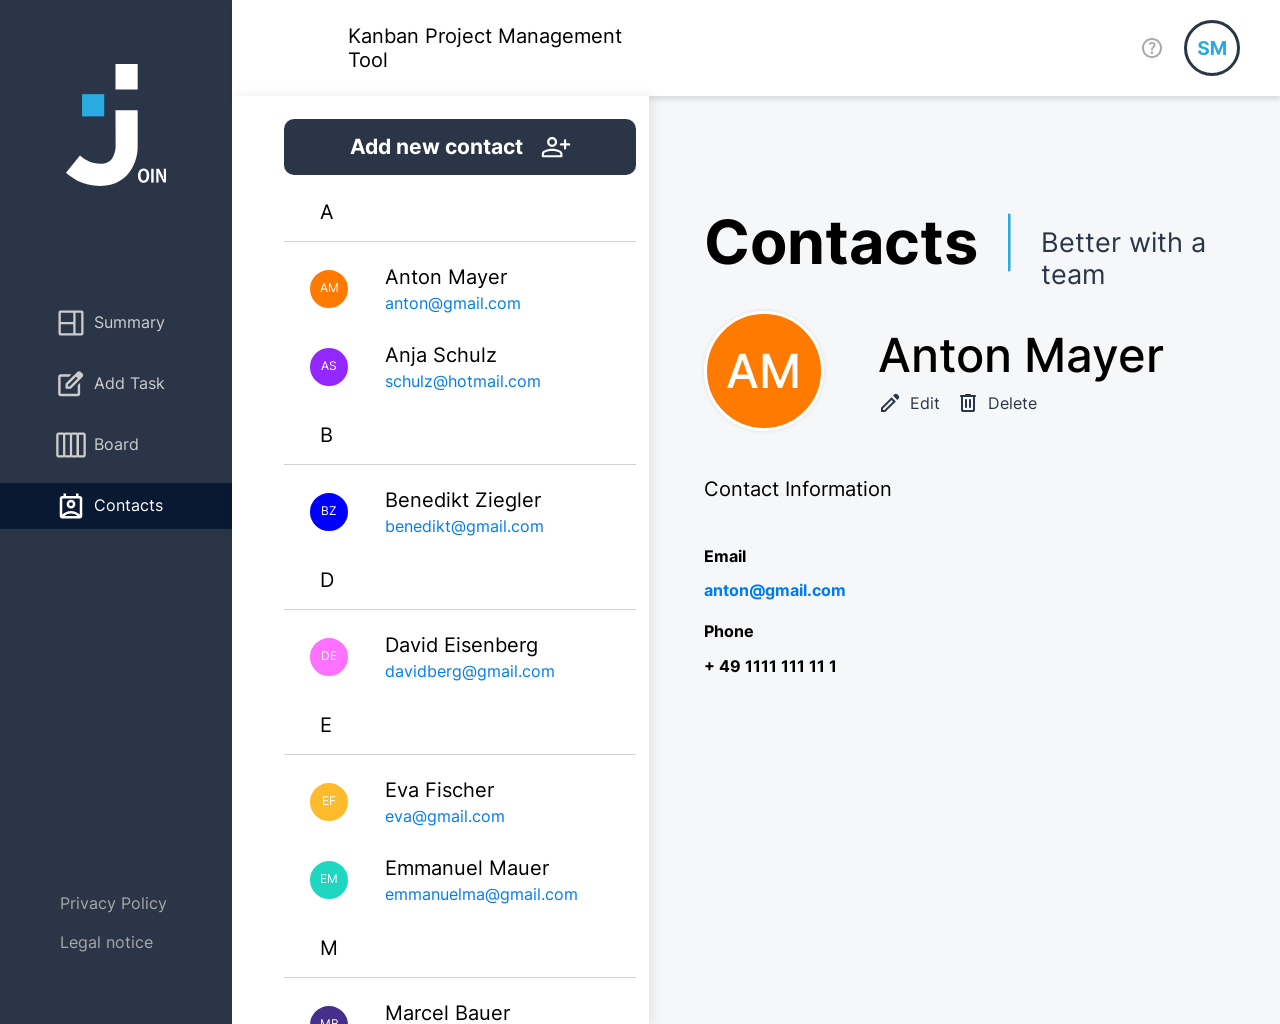
<file: index.html>
<!DOCTYPE html>
<html lang="en">

<head>
    <meta charset="UTF-8">
    <meta name="viewport" content="width=device-width, initial-scale=1.0">
    <title>Pre Join</title>
    <link rel="stylesheet" href="style.css">
    <link rel="stylesheet" href="./assets/style/log-in.css">
    <link rel="stylesheet" href="./assets/style/sign-up.css">
    <link rel="stylesheet" href="./assets/style/user-interface.css">
    <link rel="stylesheet" href="./assets/style/summary-user.css">
    <link rel="stylesheet" href="./assets/style/menu-snippet.css">
    <link rel="stylesheet" href="./assets/style/add-task.css">
    <link rel="stylesheet" href="./assets/style/board.css">
    <link rel="stylesheet" href="./assets/style/dialog-board-task.css">
    <link rel="stylesheet" href="./assets/style/dialog-contact.css">
    <link rel="stylesheet" href="./assets/fonts/font-face.css">
    <script src="script.js"></script>
</head>

<body onload="init()">

    <dialog id="dialog" class="dialog">

    </dialog>

    <div id="content" include-html="./assets/templates/user-interface.html">
        <!-- Bitte Template erstellen! -->



        <!-- Bitte Template erstellen! -->
    </div>

</body>

</html>
</file>
<file: style.css>
body {
    margin: 0;
    /* width: 1440px; */
    /* height: 1024px; */
    background-color: #F6F7F8;
}

dialog[open] {
    display: flex;
}

.dialog {
    margin: 0;
    padding: 0;
    width: 100%;
    height: 100vh;
    color: #000000;
    background-color: rgba(0, 0, 0, 0.1);
    border: unset;
    display: none;
    justify-content: center;
    align-items: center;
    position: fixed;
    top: 0;
    left: 0;
    z-index: 10;
}


/* board dialog */

/* add task dialog */
.dialog-box {
    padding: 64px 74px;
    background-color: #FFFFFF;
    border-radius: 30px;
    box-shadow: 0 0 4px 0 rgba(0, 0, 0, 0.1);
    position: relative;
}

.dialog-close-button {
    position: absolute;
    top: 64px;
    right: 74px;
}

.add-task-headline-dialog {
    margin: 0;
    width: 278px;
    height: 73px;
    font-family: 'Inter', sans-serif;
    font-size: 61px;
    font-weight: 700;
    line-height: 73.2px;
}

.add-task-form-dialog {
    box-sizing: border-box;
    padding: 48px 0 0 0;
    width: fit-content;
    display: flex;
    gap: 48.25px;
}

.add-task-bottom-group-dialog {
    padding: 138px 0 0 0;
    width: 977.5px;
    display: flex;
    justify-content: space-between;
    align-items: flex-start;
}


/* contacs */
.contacts {
    box-sizing: border-box;
    padding-left: 28px;
    width: 456px;
    height: 928px;
    background-color: #FFFFFF;
    filter: drop-shadow(4px 0 6px rgba(0, 0, 0, 0.08));
    overflow-y: auto;
}

.contacts-header {
    padding-top: 22.5px;
    width: 400px;
    background-color: #FFFFFF;
    display: flex;
    justify-content: center;
    align-items: center;
}

.add-contact-button {
    box-sizing: border-box;
    padding: 12px 0;
    width: 352px;
    background-color: #2A3647;
    border: unset;
    border-radius: 10px;
    display: flex;
    justify-content: center;
    align-items: center;
    gap: 16px;
}

.acb-text {
    width: 175px;
    height: 25px;
    font-family: 'Inter', sans-serif;
    font-size: 21px;
    font-weight: 700;
    line-height: 25.2px;
    color: #FFFFFF;
}

.acb-img {
    width: 32px;
    height: 32px;
    object-fit: cover;
    object-position: centers;
}

.contacts-collector {
    box-sizing: border-box;
    padding: 8px 24px 32px 24px;
    width: 400px;
    display: flex;
    flex-direction: column;
}

.contacts-letter {
    box-sizing: border-box;
    margin-bottom: 8px;
    padding: 17px 36px;
    width: 100%;
    font-family: 'Inter', sans-serif;
    font-size: 20px;
    font-weight: 400;
    line-height: 24px;
    border-bottom: 1px solid #D1D1D1;
}

.contacts-contact {
    box-sizing: border-box;
    padding: 15px 24px;
    width: 352px;
    border-radius: 10px;
    display: flex;
    justify-content: flex-start;
    align-items: center;
    gap: 35px;
}

.contacts-contact:hover {
    color: #FFFFFF;
    background-color: #2A3647;
    border-radius: 10px;
}

.contact-profile {
    box-sizing: border-box;
    width: 42px;
    height: 42px;
    font-family: 'Inter', sans-serif;
    font-size: 12px;
    font-weight: 400;
    line-height: 14.4px;
    color: white;
    border: 2px solid #FFFFFF;
    border-radius: 45px;
    display: flex;
    justify-content: center;
    align-items: center;
}

.bgc-orange {
    background-color: #FF7A00;
}

.bgc-purple {
    background-color: #9327FF;
}

.bgc-blue {
    background-color: blue;
}

.bgc-magenta {
    background-color: #FC71FF;
}

.bgc-yellow {
    background-color: #FFBB2B;
}

.bgc-green {
    background-color: #1FD7C1;
}

.bgc-dark-blue {
    background-color: #462F8A;
}

.bgc-red {
    background-color: #FF4646;
}

.name-email-group {
    display: flex;
    flex-direction: column;
    gap: 5px;
}

.contact-name {
    font-family: 'Inter', sans-serif;
    font-size: 20px;
    font-weight: 400;
    line-height: 24px;
}

.contact-email {
    height: 19px;
    font-family: 'Inter', sans-serif;
    font-size: 16px;
    font-weight: 400;
    line-height: 19.2px;
    color: #007CEE;
}

.contact-viewer {
    padding: 110px 55px;
    display: flex;
    flex-direction: column;
    gap: 32px;
}

.contact-viewer-header {
    display: flex;
    justify-content: flex-start;
    align-items: center;
    gap: 30px;
}

.contact-viewer-headline {
    margin: 0;
    height: 73px;
    font-family: 'Inter', sans-serif;
    font-size: 61px;
    font-weight: 700;
    line-height: 73.2px;
}

.contact-viewer-img {
    width: 3px;
    height: 59px;
    object-fit: cover;
    object-position: center;
}

.contact-viewer-subheadline {
    height: 32px;
    font-family: 'Inter', sans-serif;
    font-size: 27px;
    font-weight: 400;
    line-height: 32.4px;
    color: #2A3647;
}

.contact-user {
    display: flex;
    flex-direction: column;
    gap: 21px;
}

.contact-user-header {
    width: fit-content;
    display: flex;
    justify-content: flex-start;
    align-items: center;
    gap: 54px;
}

.contact-user-profile {
    box-sizing: border-box;
    width: 120px;
    height: 120px;
    font-family: 'Inter', sans-serif;
    font-size: 47px;
    font-weight: 500;
    line-height: 56.4px;
    text-align: center;
    color: #FFFFFF;
    border: 3px solid #FFFFFF;
    border-radius: 70px;
    box-shadow: 0 0 4px 0 rgba(0, 0, 0, 0.1);
    display: flex;
    justify-content: center;
    align-items: center;
}

.contact-user-group {
    display: flex;
    flex-direction: column;
    gap: 8px;
}

.contact-user-name {
    font-family: 'Inter', sans-serif;
    font-size: 47px;
    font-weight: 500;
    line-height: 56.4px;
}

.contact-user-button-group {
    display: flex;
    gap: 16px;
}

.contact-user-button {
    padding: 0;
    font-family: 'Inter', sans-serif;
    font-size: 16px;
    font-weight: 400;
    line-height: 19.2px;
    color: #2A3647;
    border: unset;
    background-color: transparent;
    display: flex;
    justify-content: center;
    align-items: center;
    gap: 8px;
}

.cub-img {
    width: 24px;
    height: 24px;
    object-fit: cover;
    object-position: center;
}

.contact-user-info {
    width: fit-content;
    height: 74px;
    font-family: 'Inter', sans-serif;
    font-size: 20px;
    font-weight: 400;
    line-height: 24px;
    display: flex;
    justify-content: center;
    align-items: center;
}

.contact-user-detail-group {
    display: flex;
    flex-direction: column;
    gap: 22px;
}

.contact-user-detail {
    display: flex;
    flex-direction: column;
    gap: 15px;
}

.cud-title {
    font-family: 'Inter', sans-serif;
    font-size: 16px;
    font-weight: 700;
    line-height: 19.2px;
}

.cud-mail {
    font-family: 'Inter', sans-serif;
    font-size: 16px;
    font-weight: 700;
    line-height: 19.2px;
    color: #007CEE;
}

.cud-phone {
    font-family: 'Inter', sans-serif;
    font-size: 16px;
    font-weight: 700;
    line-height: 19.2px;
}


/* backlog contact */




/* highlight current contact!!! */
/* Create Folder */
/* git clone folderName */


/* Add Contact View!!! */
/* Style scroll bar!!! */
/* Edit contact padding!!! */

/* Separate mt and bgc!!! */
/* Create a dialog add task template!!! */
/* Change classes' padding maybe... */
/* Create template + script!!! */

/* card-prototype in own html-file!!! */
/* download Open Sans!!! */
/* create font-class for responsiveness!!! */

/* add task: input hint elements missing? */
/* input date placeholder text and color + img!!! */

/* menu icons in white an gray!!! */
/* cursor:pointer fuer alle templates pruefen!!! */

/* border-padding-height anpassen */
/* evtl. line-height löschen */
/* evtl. text width und height löschen */

/* Bitte CSS erstellen!!! */
</file>
<file: assets/style/log-in.css>
.log-in-header {
    padding-bottom: 63.5px;
    display: flex;
    justify-content: space-between;
}

.header-logo {
    padding-top: 80px;
    padding-left: 77px;
}

.sign-up-group {
    padding-top: 67px;
    padding-right: 122px;
    height: fit-content;
    display: flex;
    justify-content: space-between;
    align-items: center;
    gap: 35px;
}

.sign-up-text {
    font-family: 'Inter', sans-serif;
    font-size: 20px;
    font-weight: 400;
    line-height: 24px;
}

.sign-up-info-button {
    padding: 15px 16px;
    background-color: #2A3647;
    border: unset;
    border-radius: 8px;
}

.sign-up-info-button-text {
    width: 59px;
    height: 19px;
    font-family: 'Inter', sans-serif;
    font-size: 16px;
    font-weight: 700;
    line-height: 19.2px;
    color: #FFFFFF;
}

.log-in-main {
    padding-bottom: 192.5px;
    display: flex;
    justify-content: center;
}

.log-in-box {
    padding: 48px 115px;
    border-radius: 30px;
    background-color: #FFFFFF;
    box-shadow: 0 0 14px 3px rgba(0, 0, 0, 0.04);
    display: flex;
    flex-direction: column;
    align-items: center;
    gap: 32px;
}

.log-in-headline-group {
    display: flex;
    flex-direction: column;
    align-items: center;
    gap: 16px;
}

.log-in-headline {
    margin: 0;
    width: 315px;
    height: 73px;
    font-family: 'Inter', sans-serif;
    font-size: 61px;
    font-weight: 700;
    line-height: 73.2px;
    text-align: center;
}

.log-in-underline {
    width: 150px;
    height: 3px;
}

.log-in-form {
    display: flex;
    flex-direction: column;
    gap: 20px;
}

.log-in-input-field {
    margin: 0;
    border: unset;
    padding: 0;
    display: flex;
    flex-direction: column;
    gap: 32px;
}

.input-img-group {
    box-sizing: border-box;
    padding: 11px 21px;
    width: 422px;
    color: #D1D1D1;
    border: 1px solid #D1D1D1;
    border-radius: 10px;
    display: flex;
    justify-content: space-between;
    gap: 10px;
}

.log-in-input {
    padding: 0;
    font-family: 'Inter', sans-serif;
    font-size: 20px;
    font-weight: 400;
    line-height: 24px;
    color: #D1D1D1;
    border: unset;
    outline: none;
    flex: 1;
}

.log-in-img {
    width: 24px;
    height: 24px;
    object-fit: cover;
    object-position: center;
}

.log-in-password-group {
    display: flex;
    flex-direction: column;
    gap: 8px;
}

.log-in-user-info {
    height: 14px;
    font-family: 'Poppins', sans-serif;
    font-size: 12px;
    font-weight: 400;
    line-height: 14.4px;
    opacity: 0;
}

.remember-me-group {
    padding-left: 39px;
    height: 24px;
    display: flex;
    justify-content: flex-start;
    align-items: center;
    gap: 8px;
}

.log-in-check-button {
    width: 24px;
    height: 24px;
    object-fit: cover;
    object-position: center;
}

.remember-me-text {
    width: 110px;
    height: 19px;
    font-family: 'Inter', sans-serif;
    font-size: 16px;
    font-weight: 400;
    line-height: 19.2px;
}

.log-in-button-group {
    display: flex;
    justify-content: flex-start;
    gap: 35px;
}

.log-in-button {
    padding: 0 24px;
    height: 48px;
    background-color: #2A3647;
    border: unset;
    border-radius: 8px;
}

.log-in-button-text {
    width: 62px;
    height: 25px;
    font-family: 'Inter', sans-serif;
    font-size: 21px;
    font-weight: 700;
    line-height: 25.2px;
    color: #FFFFFF;
}

.guest-log-in-button {
    padding: 0 23px;
    height: 48px;
    font-family: 'Inter', sans-serif;
    font-size: 21px;
    font-weight: 700;
    line-height: 25.2px;
    background-color: #FFFFFF;
    border-radius: 8px;
    border: 1px solid #2A3647;
}

.guest-log-in-button-text {
    width: 129px;
    height: 25px;
    font-family: 'Inter', sans-serif;
    font-size: 21px;
    font-weight: 700;
    line-height: 25.2px;
}

.log-in-footer {
    padding-bottom: 40px;
    height: 35px;
    display: flex;
    justify-content: center;
    gap: 16px;
}

.log-in-footer-link {
    padding: 8px;
}

.log-in-footer-link-text {
    height: 19px;
    font-family: 'Inter', sans-serif;
    font-size: 16px;
    font-weight: 400;
    line-height: 19.2px;
    color: #A8A8A8;
}

.w-105 {
    width: 105px;
}

.w-93 {
    width: 93px;
}
</file>
<file: assets/style/sign-up.css>
.title-page {
    min-height: 100vh;
    display: flex;
    justify-content: center;
    align-items: center;
}

/* sign-up */
.sign-up-header {
    display: flex;
    justify-content: space-between;
}

.sign-up-main {
    margin-top: -5px;
    padding-bottom: 122px;
    display: flex;
    justify-content: center;
}

.sign-up-box {
    padding: 48px 88px;
    border-radius: 30px;
    background-color: #FFFFFF;
    box-shadow: 0 0 14px 3px rgba(0, 0, 0, 0.04);
    display: flex;
    flex-direction: column;
    align-items: center;
    gap: 32px;
    position: relative;
}

.sign-up-arrow-left-line {
    position: absolute;
    top: 64px;
    left: 48px;
}

.sign-up-form {
    display: flex;
    flex-direction: column;
    gap: 16px;
}


.sign-up-input-field {
    margin: 0;
    border: unset;
    padding: 0;
    display: flex;
    flex-direction: column;
    gap: 24px;
}

.accept-group {
    height: 24px;
    display: flex;
    justify-content: center;
    align-items: center;
    gap: 8px;
}

.accept-text {
    width: 199px;
    height: 19px;
    font-family: 'Inter', sans-serif;
    font-size: 16px;
    font-weight: 400;
    line-height: 19.2px;
    color: #A8A8A8;
}

.accept-text-link {
    color: #29ABE2;
}

.sign-up-button {
    padding: 15px 24px;
    background-color: #2A3647;
    border: unset;
    border-radius: 8px;
}

.sign-up-button-text {
    width: 78px;
    height: 25px;
    font-family: 'Inter', sans-serif;
    font-size: 21px;
    font-weight: 700;
    line-height: 25.2px;
    color: #FFFFFF;
}

.signed-up-button {
    height: 74px;
    padding: 0 25px;
    background-color: #2A3647;
    border: unset;
    border-radius: 20px;
    box-shadow: 0 0 4px 0 rgba(0, 0, 0, 0.1);
}

.signed-up-button:hover {
    filter: drop-shadow(0 0 4px rgba(0, 0, 0, 0.15));
}

.signed-up-button-text {
    width: 262px;
    height: 24px;
    font-family: 'Inter', sans-serif;
    font-size: 20px;
    font-weight: 400;
    line-height: 24px;
    color: #FFFFFF;
}
</file>
<file: assets/style/user-interface.css>
/* ui-menu */
.content-row {
    display: flex;
    flex-direction: row;
}

.ui-menu {
    box-sizing: border-box;
    padding: 64px 0;
    width: 232px;
    height: 1024px;
    background-color: #2A3647;
    box-shadow: 0 0 4px 0 rgba(0, 0, 0, 0.1);
    display: flex;
    flex-direction: column;
    justify-content: space-between;
    align-items: center;
}

.menu-logo {
    width: 100.03px;
    height: 121.97px;
    object-fit: cover;
    object-position: center;
}

.menu-link-group {
    width: 100%;
    display: flex;
    flex-direction: column;
    gap: 15px;
}

.menu-link {
    padding: 8px 56px;
    display: flex;
    align-items: center;
    gap: 8px;
}

.ml-active {
    background-color: #091931;
}

.menu-link-icon {
    width: 30px;
    height: 30px;
    object-fit: cover;
    object-position: center;
}

.menu-link-text {
    height: 19px;
    font-family: 'Inter', sans-serif;
    font-size: 16px;
    font-weight: 400;
    line-height: 19.2px;
}

.mlt-white {
    color: #FFFFFF;
}

.mlt-gray {
    color: #CDCDCD;
}

.formal-link-group {
    box-sizing: border-box;
    padding: 243px 0 0 52px;
    width: 100%;
    display: flex;
    flex-direction: column;
    gap: 4px;
}

.formal-link {
    padding: 8px;
    height: 19px;
    font-family: 'Inter', sans-serif;
    font-size: 16px;
    font-weight: 400;
    line-height: 19.2px;
    color: #A8A8A8;
}

/* ui-header */
.content-column {
    width: calc(100% - 232px);
    display: flex;
    flex-direction: column;
}

.ui-header {
    box-sizing: border-box;
    padding: 20px 40px 20px 116px;
    width: 100%;
    height: fit-content;
    background-color: #FFFFFF;
    box-shadow: 0 4px 4px 0 rgba(0, 0, 0, 0.1);
    display: flex;
    justify-content: space-between;
    align-items: center;
}

.ui-header-text {
    width: 319px;
    font-family: 'Inter', sans-serif;
    font-size: 20px;
    font-weight: 400;
    line-height: 24px;
}

.info-profile-group {
    display: flex;
    align-items: center;
    gap: 16px;
}
</file>
<file: assets/style/summary-user.css>
.summary-user-headline-group {
    padding: 110px 0 0 96px;
    width: fit-content;
    display: flex;
    align-items: center;
    gap: 30px
}

.summary-user-headline {
    margin: 0;
    width: 264px;
    height: 73px;
    font-family: 'Inter', sans-serif;
    font-size: 61px;
    font-weight: 700;
    line-height: 73.2px;
}

.vertical-line {
    width: 3px;
    height: 59px;
    object-fit: cover;
    object-position: center;
}

.summary-user-subheadline {
    width: 301px;
    height: 32px;
    font-family: 'Inter', sans-serif;
    font-size: 27px;
    font-weight: 400;
    line-height: 32.4px;
}

.summary-user-overview {
    padding: 56px 0 0 96px;
    display: flex;
    flex-direction: column;
    gap: 28px
}

.to-do-done-group {
    width: fit-content;
    display: flex;
    gap: 32px;
}

.to-do-box {
    box-sizing: border-box;
    padding: 38px 19px;
    width: 264px;
    height: 168px;
    border-radius: 30px;
    box-shadow: 0 0 4px 0 rgba(0, 0, 0, 0.1);
    display: flex;
    justify-content: center;
    align-self: center;
    gap: 18px;
}

.to-do-img-box {
    display: flex;
    justify-content: center;
    align-items: center;
}

.to-do-img {
    width: 69px;
    height: 69px;
    object-fit: cover;
    object-position: center;
}

.to-do-counter-group {
    display: flex;
    flex-direction: column;
    align-items: center;
}

.to-do-counter {
    width: 31px;
    height: 77px;
    font-family: 'Inter', sans-serif;
    font-size: 64px;
    font-weight: 600;
    line-height: 76.8px;
    text-align: center;
}

.to-do-text {
    width: 63px;
    font-family: 'Inter', sans-serif;
    font-size: 20px;
    font-weight: 400;
    line-height: 24px;
    text-align: center;
    color: #2A3647;
}

.urgent-task-greeting-group {
    width: fit-content;
    display: flex;
    align-items: center;
    gap: 80px;
}

.urgent-task-deadline-group {
    box-sizing: border-box;
    padding: 28px 48px;
    width: 560px;
    height: 168px;
    border-radius: 30px;
    box-shadow: 0 0 4px 0 rgba(0, 0, 0, 0.1);
    display: flex;
    align-items: center;
    gap: 61px;
}

.urgent-task-group {
    display: flex;
    align-items: center;
    gap: 18px;
}

.urgent-task-img {
    width: 60px;
    height: 60px;
    object-fit: cover;
    object-position: center;
}

.urgent-task-text {
    width: 52px;
    height: 19px;
    font-family: 'Inter', sans-serif;
    font-size: 16px;
    font-weight: 400;
    line-height: 19.2px;
    color: #2A3647;
}

.deadline-group {
    display: flex;
    flex-direction: column;
    gap: 13px;
}

.deadline-date {
    font-family: 'Inter', sans-serif;
    font-size: 21px;
    font-weight: 700;
    line-height: 25.2px;
    color: #2A3647;
}

.deadline-text {
    font-family: 'Inter', sans-serif;
    font-size: 16px;
    font-weight: 400;
    line-height: 19.2px;
    color: #2A3647;
}

.task-summary-group {
    width: fit-content;
    display: flex;
    align-items: center;
    gap: 28px;
}

.greeting-group {
    display: flex;
    flex-direction: column;
    gap: 3px;
}

.greeting-text {
    width: 338px;
    height: 56px;
    font-family: 'Inter', sans-serif;
    font-size: 47px;
    font-weight: 500;
    line-height: 56.4px;
    color: #2A3647;
}

.greeting-user {
    width: 385px;
    height: 77px;
    font-family: 'Inter', sans-serif;
    font-size: 64px;
    font-weight: 700;
    line-height: 76.8px;
    color: #29ABE2;
}

.task-summary {
    box-sizing: border-box;
    padding: 25px 0;
    width: 168px;
    height: 168px;
    border-radius: 30px;
    box-shadow: 0 0 4px 0 rgba(0, 0, 0, 0.1);
    display: flex;
    flex-direction: column;
    justify-content: center;
    align-items: center;
    gap: 13px;
}

.task-summary-counter {
    font-family: 'Inter', sans-serif;
    font-size: 64px;
    font-weight: 600;
    line-height: 76.8px;
    text-align: center;
}

.task-summary-text {
    width: 100px;
    font-family: 'Inter', sans-serif;
    font-size: 20px;
    font-weight: 400;
    line-height: 24px;
    text-align: center;
}
</file>
<file: assets/style/menu-snippet.css>
.menu-snippet {
    box-sizing: border-box;
    padding: 10px;
    width: fit-content;
    background-color: #2A3647;
    border-radius: 20px 0 20px 20px;
    box-shadow: 0 0 4px 0 rgba(0, 0, 0, 0.1);
}

.menu-snippet-link {
    box-sizing: border-box;
    padding: 8px 8px 8px 16px;
    width: 130px;
    height: 46px;
    border-radius: 8px;
    display: flex;
    align-items: center;
}

.msl-text {
    font-family: 'Inter', sans-serif;
    font-size: 16px;
    font-weight: 400;
    line-height: 19.2px;
    color: #CDCDCD;
}
</file>
<file: assets/style/add-task.css>
.add-task-headline {
    margin: 0;
    padding: 110px 0 0 96px;
    width: 278px;
    height: 73px;
    font-family: 'Inter', sans-serif;
    font-size: 61px;
    font-weight: 700;
    line-height: 73.2px;
}

.add-task-form {
    box-sizing: border-box;
    padding: 48px 0 0 96px;
    width: fit-content;
    display: flex;
    gap: 48.25px;
}

.add-task-fieldset {
    margin: 0;
    padding: 0;
    height: fit-content;
    border: unset;
    display: flex;
    flex-direction: column;
}

.gap-16 {
    gap: 16px;
}

.gap-24 {
    gap: 24px;
}

.task-label-input-group {
    width: 440px;
    display: flex;
    flex-direction: column;
    gap: 8px;
}

.task-label-text {
    font-family: 'Inter', sans-serif;
    font-size: 20px;
    font-weight: 400;
    line-height: 24px;
    color: #2A3647;
}

.tlt-required {
    color: #FF8190;
}

.task-input-hint-group {
    display: flex;
    flex-direction: column;
    gap: 4px;
}

.task-input {
    box-sizing: border-box;
    padding: 11px 21px;
    width: 100%;
    height: 48px;
    font-family: 'Inter', sans-serif;
    font-size: 20px;
    font-weight: 400;
    line-height: 24px;
    border: 1px solid #D1D1D1;
    border-radius: 10px;
    outline: none;
}

.task-input::placeholder {
    color: #D1D1D1;
}

.task-hint {
    width: 119px;
    height: 14px;
    font-family: 'Poppins', sans-serif;
    font-size: 12px;
    font-weight: 400;
    line-height: 14.4px;
    color: #FF8190;
    opacity: 0;
}

.task-textarea {
    box-sizing: border-box;
    padding: 11px 16px;
    height: 120px;
    font-family: 'Inter', sans-serif;
    font-size: 20px;
    font-weight: 400;
    line-height: 24px;
    border: 1px solid #D1D1D1;
    border-radius: 10px;
    outline: none;
}

.task-textarea::placeholder {
    color: #D1D1D1;
}

.p-relative {
    position: relative;
}

.task-select {
    box-sizing: border-box;
    padding: 11px 16px;
    width: 100%;
    height: 48px;
    font-family: 'Inter', sans-serif;
    font-size: 20px;
    font-weight: 400;
    line-height: 24px;
    color: #000000;
    border: 1px solid #D1D1D1;
    border-radius: 10px;
    appearance: none;
    outline: none;
}

.task-drop-down-arrow {
    position: absolute;
    top: 12px;
    right: 17px;
}

.vertical-line-task-form {
    width: 1px;
    height: 424px;
    font-family: 'Inter', sans-serif;
    font-size: 20px;
    font-weight: 400;
    line-height: 24px;
    color: #000000;
    background-color: #D1D1D1;
}

.c-gray {
    color: #D1D1D1;
}

.priority-button-group {
    display: flex;
    align-items: center;
    gap: 16px;
}

.priority-button {
    padding: 16px 10px;
    border: unset;
    border-radius: 10px;
    box-shadow: 0 0 4px 0 rgba(0, 0, 0, 0.1);
    display: flex;
    justify-content: center;
    align-items: center;
    gap: 8px;
    flex: calc(1/3);
}

.pb-white {
    background-color: #FFFFFF;
}

.pb-orange {
    background-color: #FFA800;
}

.priority-button-text {
    font-family: 'Inter', sans-serif;
    font-size: 20px;
    font-weight: 400;
    line-height: 24px;
    color: #000000;
}

.priority-img {
    width: 20px;
    object-fit: cover;
    object-position: center;
}

.priority-medium-button-text {
    height: 24px;
    font-family: 'Inter', sans-serif;
    font-size: 21px;
    font-weight: 700;
    line-height: 25.2px;
    color: #FFFFFF;
}

.task-plus {
    width: 24px;
    height: 24px;
    object-fit: cover;
    object-position: center;
    position: absolute;
    top: 12px;
    right: 22px;
}

.add-task-bottom-group {
    padding: 138px 0 0 96px;
    width: 977.5px;
    display: flex;
    justify-content: space-between;
    align-items: flex-start;
}

.add-task-hint-text {
    padding-top: 37px;
    font-family: 'Inter', sans-serif;
    font-size: 16px;
    font-weight: 400;
    line-height: 19.2px;
    color: #000000;
}

.clear-create-button-bar {
    display: flex;
    justify-content: flex-end;
    align-items: center;
    gap: 16px;
}

.clear-button {
    padding: 15px;
    background-color: #F6F7F8;
    border: 1px solid #2A3647;
    border-radius: 10px;
    display: flex;
    gap: 4px;
}

.cb-text {
    width: 50px;
    font-family: 'Inter', sans-serif;
    font-size: 20px;
    font-weight: 400;
    line-height: 24px;
    color: #2A3647;
}

.cb-img {
    width: 24px;
    height: 24px;
    object-fit: cover;
    object-position: center;
}

.create-task-button {
    padding: 16px;
    background-color: #2A3647;
    border: unset;
    border-radius: 10px;
    display: flex;
    gap: 4px;
}

.ctb-text {
    width: 123px;
    height: 24px;
    font-family: 'Inter', sans-serif;
    font-size: 21px;
    font-weight: 700;
    line-height: 25.2px;
    color: #FFFFFF;
}
</file>
<file: assets/style/board.css>
.board-top-group {
    box-sizing: border-box;
    padding: 79.5px 64px 48px 64px;
    display: flex;
    justify-content: space-between;
    align-items: center;
}

.board-headline {
    margin: 0;
    height: 73px;
    font-family: 'Inter', sans-serif;
    font-size: 61px;
    font-weight: 700;
    line-height: 73.2px;
}

.board-top-right {
    display: flex;
    justify-content: flex-end;
    align-items: center;
    gap: 32px;
}

.board-search {
    box-sizing: border-box;
    padding: 11px 16px;
    width: 312px;
    font-family: 'Inter', sans-serif;
    font-size: 20px;
    font-weight: 400;
    line-height: 24px;
    border: 1px solid #A8A8A8;
    border-radius: 10px;
    outline: none;
}

.board-search-img {
    padding-left: 15px;
    width: 32px;
    height: 32px;
    object-fit: cover;
    object-position: center;
    border-left: 1px solid #D1D1D1;
    position: absolute;
    top: 8px;
    right: 17px;
}

.board-task-button {
    padding: 8px 16px;
    background-color: #2A3647;
    border: unset;
    border-radius: 10px;
    display: flex;
    justify-content: center;
    align-items: center;
    gap: 4px;
}

.btb-text {
    width: 92px;
    height: 24px;
    font-family: 'Inter', sans-serif;
    font-size: 21px;
    font-weight: 700;
    line-height: 25.2px;
    color: #FFFFFF;
}

.btb-img {
    width: 32px;
    height: 32px;
    object-fit: cover;
    object-position: center;
}

.board-header-group {
    padding: 0 64px;
    display: flex;
    justify-content: flex-start;
    align-items: center;
    gap: 26px;
}

.board-header {
    width: 244px;
    display: flex;
    justify-content: space-between;
    align-items: center;
}

.board-header-title {
    font-family: 'Inter', sans-serif;
    font-size: 20px;
    font-weight: 700;
    line-height: 24px;
    color: #42526E;
}

.board-header-img {
    width: 24px;
    height: 24px;
    object-fit: cover;
    object-position: center;
}

.board-body-group {
    min-height: 688px;
    padding: 15.5px 64px 0 64px;
    display: flex;
    justify-content: flex-start;
    align-items: flex-start;
    gap: 26px;
}

.board-body {
    width: 244px;
    min-height: 688px;
    display: flex;
    flex-direction: column;
    justify-content: flex-start;
    align-items: center;
    gap: 16px;
}

.board-no-task {
    box-sizing: border-box;
    width: 100%;
    height: 48px;
    font-family: 'Open Sans', sans-serif;
    font-size: 16px;
    font-weight: 400;
    line-height: 19.2px;
    color: #A8A8A8;
    background-color: #E7E7E7;
    border: 1px dotted #A8A8A8;
    border-radius: 10px;
    box-shadow: 0 0 4px 0 rgba(0, 0, 0, 0.16);
    display: flex;
    justify-content: center;
    align-items: center;
}

.board-task-card {
    box-sizing: border-box;
    padding: 16px;
    width: 100%;
    background-color: #FFFFFF;
    border-radius: 24px;
    box-shadow: 0 0 10px 3px rgba(0, 0, 0, 0.08);
    display: flex;
    flex-direction: column;
    gap: 24px;
}

.btc-type {
    box-sizing: border-box;
    margin: 0;
    padding: 4px 16px;
    width: fit-content;
    font-family: 'Inter', sans-serif;
    font-size: 16px;
    font-weight: 400;
    line-height: 19.2px;
    color: #FFFFFF;
    border-radius: 8px;
}

.btc-type-blue {
    background-color: #0038FF;
}

.btc-type-green {
    background-color: #1FD7C1;
}

.btc-group {
    display: flex;
    flex-direction: column;
    gap: 8px;
}

.btc-title {
    font-family: 'Inter', sans-serif;
    font-size: 16px;
    font-weight: 700;
    line-height: 19.2px;
    color: #2A3647;
}

.btc-description {
    font-family: 'Inter', sans-serif;
    font-size: 16px;
    font-weight: 400;
    line-height: 19.2px;
    color: #A8A8A8;
}

.board-task-progress-group {
    display: flex;
    justify-content: space-between;
    align-items: center;
}

.board-task-max-bar {
    width: 128px;
    background-color: #F4F4F4;
    border-radius: 8px;
}

.board-task-value-bar {
    width: 50%;
    height: 8px;
    background-color: #4589FF;
    border-radius: 16px;
}

.board-task-progress-text {
    height: 14px;
    font-family: 'Inter', sans-serif;
    font-size: 12px;
    font-weight: 400;
    line-height: 14.4px;
}

.user-priority-group {
    display: flex;
    justify-content: space-between;
    align-items: center;
}

.board-user-group {
    display: flex;
    justify-content: flex-start;
    align-items: center;
}

.board-card-user {
    box-sizing: border-box;
    width: 32px;
    height: 32px;
    font-family: 'Inter', sans-serif;
    font-size: 12px;
    font-weight: 400;
    line-height: 14.4px;
    color: #FFFFFF;
    border: 1px solid #FFFFFF;
    border-radius: 45px;
    display: flex;
    justify-content: center;
    align-items: center;
}

.bcu-orange {
    background-color: #FF7A00;
}

.bcu-green {
    margin-left: -8px;
    background-color: #1FD7C1;
}

.bcu-dark-blue {
    margin-left: -8px;
    background-color: #462F8A;
}

.bcu-magenta {
    background-color: #FC71FF;
}

.bcu-blue {
    margin-left: -8px;
    background-color: #6E52FF;
}

.bcu-purple {
    margin-left: -8px;
    background-color: #9327FF;
}

.bcu-yellow {
    background-color: #FFBB2B;
}

.bcu-red {
    margin-left: -8px;
    background-color: #FF4646;
}

.board-task-value-bar-complete {
    width: 100%;
    height: 8px;
    background-color: #4589FF;
    border-radius: 16px;
}

.bcu-blue-green {
    background-color: #00BEE8;
}
</file>
<file: assets/style/dialog-board-task.css>
.dialog-board-task {
    box-sizing: border-box;
    padding: 48px 40px;
    width: 525px;
    background-color: #FFFFFF;
    border-radius: 30px;
    box-shadow: 0 0 4px 0 rgba(0, 0, 0, 0.16);
    display: flex;
    flex-direction: column;
    gap: 24px;
}

.dbt-top-group {
    display: flex;
    justify-content: space-between;
    align-items: center;
}

.dbt-type {
    margin: 0;
    padding: 4px 24px;
    height: 28px;
    font-family: 'Open Sans', sans-serif;
    font-size: 23px;
    font-weight: 400;
    line-height: 27.6px;
    color: #FFFFFF;
    border-radius: 8px;
    display: flex;
    justify-content: center;
    align-items: center;
}

.dbt-type-blue {
    background-color: #0038FF;
}

.dbt-type-green {
    background-color: #1FD7C1;
}

.dbt-title {
    margin: 0;
    font-family: 'Inter', sans-serif;
    font-size: 61px;
    font-weight: 700;
    line-height: 73.2px;
}

.dbt-description {
    margin: 0;
    font-family: 'Inter', sans-serif;
    font-size: 20px;
    font-weight: 400;
    line-height: 24px;
}

.dbt-detail-group {
    font-family: 'Inter', sans-serif;
    font-size: 20px;
    font-weight: 400;
    line-height: 24px;
    display: flex;
    justify-content: flex-start;
    align-items: center;
    gap: 25px;
}

.dbt-detail {
    width: 92px;
    color: #2A3647;
}

.dbt-priority {
    display: flex;
    justify-content: flex-start;
    align-items: center;
    gap: 10px;
}

.dbt-subcontent-group {
    display: flex;
    flex-direction: column;
    gap: 8px;
}

.dbt-subcontent {
    font-family: 'Inter', sans-serif;
    font-size: 20px;
    font-weight: 400;
    line-height: 24px;
    color: #2A3647;
}

.dbt-collector {
    display: flex;
    flex-direction: column;
    gap: 4px;
}

.dbt-contact-group {
    padding: 7px 16px;
    border-radius: 10px;
    display: flex;
    justify-content: flex-start;
    align-items: center;
    gap: 16px;
}

.dbt-contact-profile {
    box-sizing: border-box;
    width: 42px;
    height: 42px;
    font-family: 'Inter', sans-serif;
    font-size: 12px;
    font-weight: 400;
    line-height: 14.4px;
    color: #FFFFFF;
    border: 2px solid #FFFFFF;
    border-radius: 45px;
    display: flex;
    justify-content: center;
    align-items: center;
}

.dbt-green {
    background-color: #1FD7C1;
}

.dbt-dark-blue {
    background-color: #462F8A;
}

.dbt-blue {
    background-color: #6E52FF;
}

.dbt-blue-green {
    background-color: #00BEE8;
}

.dbt-purple {
    background-color: #9327FF;
}

.dbt-contact-name {
    height: 23px;
    font-family: 'Open Sans', sans-serif;
    font-size: 19px;
    font-weight: 400;
    line-height: 22.8px;
}

.dbt-subtask-group {
    box-sizing: border-box;
    padding: 6px 16px;
    height: 32px;
    display: flex;
    justify-content: flex-start;
    align-items: center;
    gap: 16px;
}

.dbt-subtask-img {
    width: 24px;
    height: 24px;
    object-fit: cover;
    object-position: center;
}

.dbt-subtask-text {
    height: 19px;
    font-family: 'Inter', sans-serif;
    font-size: 16px;
    font-weight: 400;
    line-height: 19.2px;
}

.dbt-button-bar {
    display: flex;
    justify-content: flex-end;
    align-items: center;
    gap: 8px;
}

.dbt-button {
    padding: 0;
    background-color: transparent;
    border: unset;
    display: flex;
    justify-content: center;
    align-items: center;
    gap: 8px;
}

.dbt-button-text {
    height: 19px;
    font-family: 'Inter', sans-serif;
    font-size: 16px;
    font-weight: 400;
    line-height: 19.2px;
    color: #2A3647;
}

.dbt-button-separator {
    width: 1px;
    height: 24px;
    object-fit: cover;
    object-position: center;
}

.added-task-button {
    box-sizing: border-box;
    padding: 25px;
    width: 326px;
    height: 74px;
    border: unset;
    border-radius: 20px;
    background-color: #2A3647;
    box-shadow: 0 0 4px 0 rgba(0, 0, 0, 0.1);
    display: flex;
    justify-content: center;
    align-items: center;
    gap: 40px;
}

.added-task-button:hover {
    filter: drop-shadow(0 0 4px rgba(0, 0, 0, 0.15));
}

.atb-text {
    font-family: 'Inter', sans-serif;
    font-size: 20px;
    font-weight: 400;
    line-height: 24px;
    color: #FFFFFF;
}

.atb-img {
    width: 30px;
    height: 30px;
    object-fit: cover;
    object-position: center;
}
</file>
<file: assets/style/dialog-contact.css>
/* dialog-edit-contact */
.dialog-contacts {
    border-radius: 30px;
    display: flex;
}

.dialog-contacts-left {
    box-sizing: border-box;
    padding: 66px 48px;
    height: 594px;
    background-color: #2A3647;
    border-radius: 30px 0 0 30px;
    display: flex;
    flex-direction: column;
    gap: 32px;
}

.dialog-contacts-img {
    padding-top: 88px;
    width: 53.93px;
    height: 66.48px;
    object-fit: cover;
    object-position: center;
}

.dialog-contacts-group {
    display: flex;
    flex-direction: column;
    gap: 13px;
}

.dialog-contacts-headline {
    font-family: 'Inter', sans-serif;
    font-size: 61px;
    font-weight: 700;
    line-height: 73.2px;
    color: #FFFFFF;
}

.dialog-contacts-underline {
    width: 90px;
    height: 3px;
    object-fit: cover;
    object-position: center;
}

.dialog-contacts-right {
    padding: 66px 48px 66px 97px;
    background-color: #FFFFFF;
    border-radius: 0 30px 30px 0;
    display: flex;
    gap: 72px;
    position: relative;
}

.dcr-close-button {
    position: absolute;
    top: 48px;
    right: 48px;
}

.dcr-profile {
    box-sizing: border-box;
    margin-top: 138px;
    width: 120px;
    height: 120px;
    font-family: 'Inter', sans-serif;
    font-size: 47px;
    font-weight: 500;
    line-height: 56.4px;
    text-align: center;
    color: #FFFFFF;
    border: 3px solid #FFFFFF;
    border-radius: 70px;
    display: flex;
    justify-content: center;
    align-items: center;
}

.dcr-form {
    margin-top: 71px;
    display: flex;
    flex-direction: column;
    gap: 48px;
}

.dcr-fieldset {
    margin: 0;
    border: unset;
    padding: 0;
    display: flex;
    flex-direction: column;
    gap: 32px;
}

.dcr-input-group {
    box-sizing: border-box;
    padding: 12px 21px;
    width: 422px;
    border: 1px solid #D1D1D1;
    border-radius: 10px;
    display: flex;
    justify-content: flex-start;
    align-items: center;
    gap: 10px;
}

.dcr-input {
    padding: 0;
    border: unset;
    font-family: 'Inter', sans-serif;
    font-size: 20px;
    font-weight: 400;
    line-height: 24px;
    flex: 1;
    outline: none;
}

.dcr::placeholder {
    color: #D1D1D1;
}

.dcr-img {
    width: 24px;
    height: 24px;
    object-fit: cover;
    object-position: center;
}

.dcr-button-bar {
    width: fit-content;
    display: flex;
    justify-content: flex-start;
    align-items: center;
    gap: 25px;
}


.dcr-button {
    padding: 14px 23px;
    font-family: 'Inter', sans-serif;
    font-size: 21px;
    font-weight: 400;
    line-height: 25.2px;
    color: #2A3647;
    background-color: transparent;
    border: 1px solid #2A3647;
    border-radius: 8px;
    display: flex;
    justify-content: center;
    align-items: center;
}

.dcr-button-img {
    width: 24px;
    height: 24px;
    object-fit: cover;
    object-position: center;
}


.dcr-button-dark {
    padding: 16px;
    font-family: 'Inter', sans-serif;
    font-size: 21px;
    font-weight: 700;
    line-height: 25.2px;
    color: #FFFFFF;
    background-color: #2A3647;
    border: unset;
    border-radius: 10px;
    display: flex;
    justify-content: center;
    align-items: center;
    gap: 4px;
}


/* dialog-add-contact */
.dialog-contacts-left-clear {
    box-sizing: border-box;
    padding: 66px 48px;
    height: 594px;
    background-color: #2A3647;
    border-radius: 30px 0 0 30px;
    display: flex;
    flex-direction: column;
    gap: 16px;
}

.dcg-subgroup {
    display: flex;
    flex-direction: column;
    gap: 8px;
}

.dialog-contacts-subheadline {
    font-family: 'Inter', sans-serif;
    font-size: 27px;
    font-weight: 400;
    line-height: 32.4px;
    color: #FFFFFF;
}

.dcr-profile-clear {
    box-sizing: border-box;
    margin-top: 138px;
    width: 120px;
    height: 120px;
    font-family: 'Inter', sans-serif;
    font-size: 47px;
    font-weight: 500;
    line-height: 56.4px;
    text-align: center;
    color: #FFFFFF;
    border: 3px solid #FFFFFF;
    border-radius: 70px;
    display: flex;
    justify-content: center;
    align-items: center;
}

.dcr-button-clear {
    padding: 15px;
    font-family: 'Inter', sans-serif;
    font-size: 20px;
    font-weight: 400;
    line-height: 24px;
    color: #2A3647;
    background-color: transparent;
    border: 1px solid #2A3647;
    border-radius: 10px;
    display: flex;
    justify-content: center;
    align-items: center;
    gap: 4px;
}


/* backlog contact */
.backlog-contact {
    width: 326px;
    height: 74px;
    font-family: 'Inter', sans-serif;
    font-size: 20px;
    font-weight: 400;
    line-height: 24px;
    color: #FFFFFF;
    background-color: #2A3647;
    border-radius: 20px;
    box-shadow: 0 0 4px 0 rgba(0, 0, 0, 0.1);
    display: flex;
    justify-content: center;
    align-items: center;
}
</file>
<file: assets/fonts/font-face.css>
/* inter-100 - latin */
@font-face {
  font-display: swap;
  /* Check https://developer.mozilla.org/en-US/docs/Web/CSS/@font-face/font-display for other options. */
  font-family: 'Inter';
  font-style: normal;
  font-weight: 100;
  src: url('./inter/inter-v13-latin-100.woff2') format('woff2');
  /* Chrome 36+, Opera 23+, Firefox 39+, Safari 12+, iOS 10+ */
}

/* inter-200 - latin */
@font-face {
  font-display: swap;
  /* Check https://developer.mozilla.org/en-US/docs/Web/CSS/@font-face/font-display for other options. */
  font-family: 'Inter';
  font-style: normal;
  font-weight: 200;
  src: url('./inter/inter-v13-latin-200.woff2') format('woff2');
  /* Chrome 36+, Opera 23+, Firefox 39+, Safari 12+, iOS 10+ */
}

/* inter-300 - latin */
@font-face {
  font-display: swap;
  /* Check https://developer.mozilla.org/en-US/docs/Web/CSS/@font-face/font-display for other options. */
  font-family: 'Inter';
  font-style: normal;
  font-weight: 300;
  src: url('./inter/inter-v13-latin-300.woff2') format('woff2');
  /* Chrome 36+, Opera 23+, Firefox 39+, Safari 12+, iOS 10+ */
}

/* inter-regular - latin */
@font-face {
  font-display: swap;
  /* Check https://developer.mozilla.org/en-US/docs/Web/CSS/@font-face/font-display for other options. */
  font-family: 'Inter';
  font-style: normal;
  font-weight: 400;
  src: url('./inter/inter-v13-latin-regular.woff2') format('woff2');
  /* Chrome 36+, Opera 23+, Firefox 39+, Safari 12+, iOS 10+ */
}

/* inter-500 - latin */
@font-face {
  font-display: swap;
  /* Check https://developer.mozilla.org/en-US/docs/Web/CSS/@font-face/font-display for other options. */
  font-family: 'Inter';
  font-style: normal;
  font-weight: 500;
  src: url('./inter/inter-v13-latin-500.woff2') format('woff2');
  /* Chrome 36+, Opera 23+, Firefox 39+, Safari 12+, iOS 10+ */
}

/* inter-600 - latin */
@font-face {
  font-display: swap;
  /* Check https://developer.mozilla.org/en-US/docs/Web/CSS/@font-face/font-display for other options. */
  font-family: 'Inter';
  font-style: normal;
  font-weight: 600;
  src: url('./inter/inter-v13-latin-600.woff2') format('woff2');
  /* Chrome 36+, Opera 23+, Firefox 39+, Safari 12+, iOS 10+ */
}

/* inter-700 - latin */
@font-face {
  font-display: swap;
  /* Check https://developer.mozilla.org/en-US/docs/Web/CSS/@font-face/font-display for other options. */
  font-family: 'Inter';
  font-style: normal;
  font-weight: 700;
  src: url('./inter/inter-v13-latin-700.woff2') format('woff2');
  /* Chrome 36+, Opera 23+, Firefox 39+, Safari 12+, iOS 10+ */
}

/* inter-800 - latin */
@font-face {
  font-display: swap;
  /* Check https://developer.mozilla.org/en-US/docs/Web/CSS/@font-face/font-display for other options. */
  font-family: 'Inter';
  font-style: normal;
  font-weight: 800;
  src: url('./inter/inter-v13-latin-800.woff2') format('woff2');
  /* Chrome 36+, Opera 23+, Firefox 39+, Safari 12+, iOS 10+ */
}

/* inter-900 - latin */
@font-face {
  font-display: swap;
  /* Check https://developer.mozilla.org/en-US/docs/Web/CSS/@font-face/font-display for other options. */
  font-family: 'Inter';
  font-style: normal;
  font-weight: 900;
  src: url('./inter/inter-v13-latin-900.woff2') format('woff2');
  /* Chrome 36+, Opera 23+, Firefox 39+, Safari 12+, iOS 10+ */
}


/* poppins-100 - latin */
@font-face {
  font-display: swap;
  /* Check https://developer.mozilla.org/en-US/docs/Web/CSS/@font-face/font-display for other options. */
  font-family: 'Poppins';
  font-style: normal;
  font-weight: 100;
  src: url('./poppins/poppins-v20-latin-100.woff2') format('woff2');
  /* Chrome 36+, Opera 23+, Firefox 39+, Safari 12+, iOS 10+ */
}

/* poppins-100italic - latin */
@font-face {
  font-display: swap;
  /* Check https://developer.mozilla.org/en-US/docs/Web/CSS/@font-face/font-display for other options. */
  font-family: 'Poppins';
  font-style: italic;
  font-weight: 100;
  src: url('./poppins/poppins-v20-latin-100italic.woff2') format('woff2');
  /* Chrome 36+, Opera 23+, Firefox 39+, Safari 12+, iOS 10+ */
}

/* poppins-200 - latin */
@font-face {
  font-display: swap;
  /* Check https://developer.mozilla.org/en-US/docs/Web/CSS/@font-face/font-display for other options. */
  font-family: 'Poppins';
  font-style: normal;
  font-weight: 200;
  src: url('./poppins/poppins-v20-latin-200.woff2') format('woff2');
  /* Chrome 36+, Opera 23+, Firefox 39+, Safari 12+, iOS 10+ */
}

/* poppins-200italic - latin */
@font-face {
  font-display: swap;
  /* Check https://developer.mozilla.org/en-US/docs/Web/CSS/@font-face/font-display for other options. */
  font-family: 'Poppins';
  font-style: italic;
  font-weight: 200;
  src: url('./poppins/poppins-v20-latin-200italic.woff2') format('woff2');
  /* Chrome 36+, Opera 23+, Firefox 39+, Safari 12+, iOS 10+ */
}

/* poppins-300 - latin */
@font-face {
  font-display: swap;
  /* Check https://developer.mozilla.org/en-US/docs/Web/CSS/@font-face/font-display for other options. */
  font-family: 'Poppins';
  font-style: normal;
  font-weight: 300;
  src: url('./poppins/poppins-v20-latin-300.woff2') format('woff2');
  /* Chrome 36+, Opera 23+, Firefox 39+, Safari 12+, iOS 10+ */
}

/* poppins-300italic - latin */
@font-face {
  font-display: swap;
  /* Check https://developer.mozilla.org/en-US/docs/Web/CSS/@font-face/font-display for other options. */
  font-family: 'Poppins';
  font-style: italic;
  font-weight: 300;
  src: url('./poppins/poppins-v20-latin-300italic.woff2') format('woff2');
  /* Chrome 36+, Opera 23+, Firefox 39+, Safari 12+, iOS 10+ */
}

/* poppins-regular - latin */
@font-face {
  font-display: swap;
  /* Check https://developer.mozilla.org/en-US/docs/Web/CSS/@font-face/font-display for other options. */
  font-family: 'Poppins';
  font-style: normal;
  font-weight: 400;
  src: url('./poppins/poppins-v20-latin-regular.woff2') format('woff2');
  /* Chrome 36+, Opera 23+, Firefox 39+, Safari 12+, iOS 10+ */
}

/* poppins-italic - latin */
@font-face {
  font-display: swap;
  /* Check https://developer.mozilla.org/en-US/docs/Web/CSS/@font-face/font-display for other options. */
  font-family: 'Poppins';
  font-style: italic;
  font-weight: 400;
  src: url('./poppins/poppins-v20-latin-italic.woff2') format('woff2');
  /* Chrome 36+, Opera 23+, Firefox 39+, Safari 12+, iOS 10+ */
}

/* poppins-500 - latin */
@font-face {
  font-display: swap;
  /* Check https://developer.mozilla.org/en-US/docs/Web/CSS/@font-face/font-display for other options. */
  font-family: 'Poppins';
  font-style: normal;
  font-weight: 500;
  src: url('./poppins/poppins-v20-latin-500.woff2') format('woff2');
  /* Chrome 36+, Opera 23+, Firefox 39+, Safari 12+, iOS 10+ */
}

/* poppins-500italic - latin */
@font-face {
  font-display: swap;
  /* Check https://developer.mozilla.org/en-US/docs/Web/CSS/@font-face/font-display for other options. */
  font-family: 'Poppins';
  font-style: italic;
  font-weight: 500;
  src: url('./poppins/poppins-v20-latin-500italic.woff2') format('woff2');
  /* Chrome 36+, Opera 23+, Firefox 39+, Safari 12+, iOS 10+ */
}

/* poppins-600 - latin */
@font-face {
  font-display: swap;
  /* Check https://developer.mozilla.org/en-US/docs/Web/CSS/@font-face/font-display for other options. */
  font-family: 'Poppins';
  font-style: normal;
  font-weight: 600;
  src: url('./poppins/poppins-v20-latin-600.woff2') format('woff2');
  /* Chrome 36+, Opera 23+, Firefox 39+, Safari 12+, iOS 10+ */
}

/* poppins-600italic - latin */
@font-face {
  font-display: swap;
  /* Check https://developer.mozilla.org/en-US/docs/Web/CSS/@font-face/font-display for other options. */
  font-family: 'Poppins';
  font-style: italic;
  font-weight: 600;
  src: url('./poppins/poppins-v20-latin-600italic.woff2') format('woff2');
  /* Chrome 36+, Opera 23+, Firefox 39+, Safari 12+, iOS 10+ */
}

/* poppins-700 - latin */
@font-face {
  font-display: swap;
  /* Check https://developer.mozilla.org/en-US/docs/Web/CSS/@font-face/font-display for other options. */
  font-family: 'Poppins';
  font-style: normal;
  font-weight: 700;
  src: url('./poppins/poppins-v20-latin-700.woff2') format('woff2');
  /* Chrome 36+, Opera 23+, Firefox 39+, Safari 12+, iOS 10+ */
}

/* poppins-700italic - latin */
@font-face {
  font-display: swap;
  /* Check https://developer.mozilla.org/en-US/docs/Web/CSS/@font-face/font-display for other options. */
  font-family: 'Poppins';
  font-style: italic;
  font-weight: 700;
  src: url('./poppins/poppins-v20-latin-700italic.woff2') format('woff2');
  /* Chrome 36+, Opera 23+, Firefox 39+, Safari 12+, iOS 10+ */
}

/* poppins-800 - latin */
@font-face {
  font-display: swap;
  /* Check https://developer.mozilla.org/en-US/docs/Web/CSS/@font-face/font-display for other options. */
  font-family: 'Poppins';
  font-style: normal;
  font-weight: 800;
  src: url('./poppins/poppins-v20-latin-800.woff2') format('woff2');
  /* Chrome 36+, Opera 23+, Firefox 39+, Safari 12+, iOS 10+ */
}

/* poppins-800italic - latin */
@font-face {
  font-display: swap;
  /* Check https://developer.mozilla.org/en-US/docs/Web/CSS/@font-face/font-display for other options. */
  font-family: 'Poppins';
  font-style: italic;
  font-weight: 800;
  src: url('./poppins/poppins-v20-latin-800italic.woff2') format('woff2');
  /* Chrome 36+, Opera 23+, Firefox 39+, Safari 12+, iOS 10+ */
}

/* poppins-900 - latin */
@font-face {
  font-display: swap;
  /* Check https://developer.mozilla.org/en-US/docs/Web/CSS/@font-face/font-display for other options. */
  font-family: 'Poppins';
  font-style: normal;
  font-weight: 900;
  src: url('./poppins/poppins-v20-latin-900.woff2') format('woff2');
  /* Chrome 36+, Opera 23+, Firefox 39+, Safari 12+, iOS 10+ */
}

/* poppins-900italic - latin */
@font-face {
  font-display: swap;
  /* Check https://developer.mozilla.org/en-US/docs/Web/CSS/@font-face/font-display for other options. */
  font-family: 'Poppins';
  font-style: italic;
  font-weight: 900;
  src: url('./poppins/poppins-v20-latin-900italic.woff2') format('woff2');
  /* Chrome 36+, Opera 23+, Firefox 39+, Safari 12+, iOS 10+ */
}
</file>
